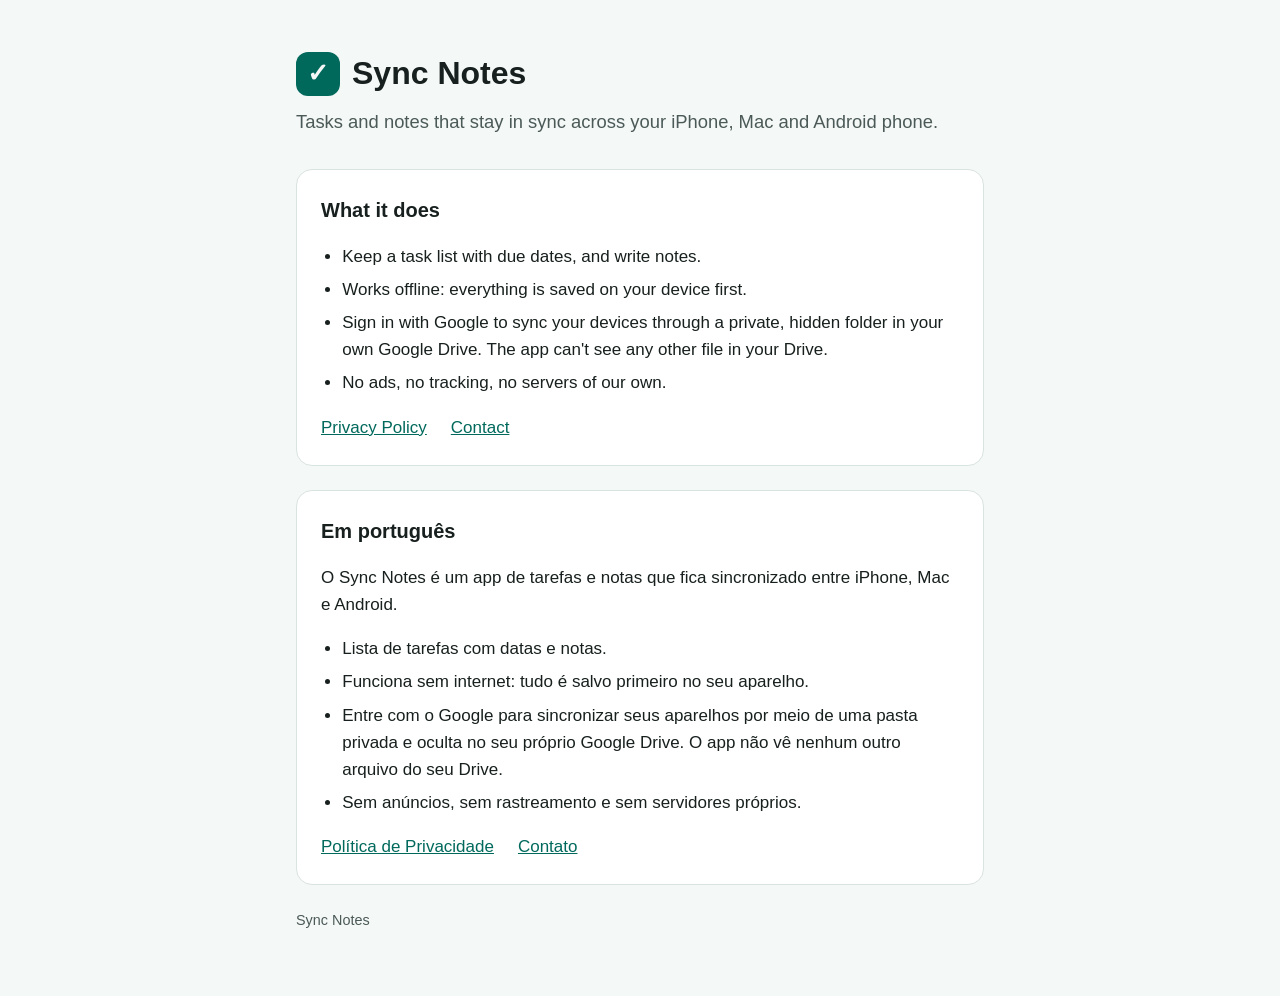
<file: index.html>
<!doctype html>
<html lang="en">
<head>
  <meta charset="utf-8">
  <meta name="viewport" content="width=device-width, initial-scale=1">
  <title>Sync Notes</title>
  <meta name="description" content="Tasks and notes that stay in sync across iPhone, Mac and Android, stored in your own Google Drive.">
  <link rel="stylesheet" href="style.css">
</head>
<body>
  <main>
    <header>
      <p class="app-name"><span class="icon" aria-hidden="true">✓</span>Sync Notes</p>
      <p class="tagline">Tasks and notes that stay in sync across your iPhone, Mac and Android phone.</p>
    </header>

    <section>
      <h2>What it does</h2>
      <ul>
        <li>Keep a task list with due dates, and write notes.</li>
        <li>Works offline: everything is saved on your device first.</li>
        <li>Sign in with Google to sync your devices through a private, hidden folder in your own Google Drive. The app can't see any other file in your Drive.</li>
        <li>No ads, no tracking, no servers of our own.</li>
      </ul>
      <nav class="links">
        <a href="privacy.html">Privacy Policy</a>
        <a href="https://github.com/Zanchet2020/sync-notes/issues">Contact</a>
      </nav>
    </section>

    <section lang="pt-BR">
      <h2>Em português</h2>
      <p>O Sync Notes é um app de tarefas e notas que fica sincronizado entre iPhone, Mac e Android.</p>
      <ul>
        <li>Lista de tarefas com datas e notas.</li>
        <li>Funciona sem internet: tudo é salvo primeiro no seu aparelho.</li>
        <li>Entre com o Google para sincronizar seus aparelhos por meio de uma pasta privada e oculta no seu próprio Google Drive. O app não vê nenhum outro arquivo do seu Drive.</li>
        <li>Sem anúncios, sem rastreamento e sem servidores próprios.</li>
      </ul>
      <nav class="links">
        <a href="privacy.html#pt-br">Política de Privacidade</a>
        <a href="https://github.com/Zanchet2020/sync-notes/issues">Contato</a>
      </nav>
    </section>

    <footer>Sync Notes</footer>
  </main>
</body>
</html>
</file>
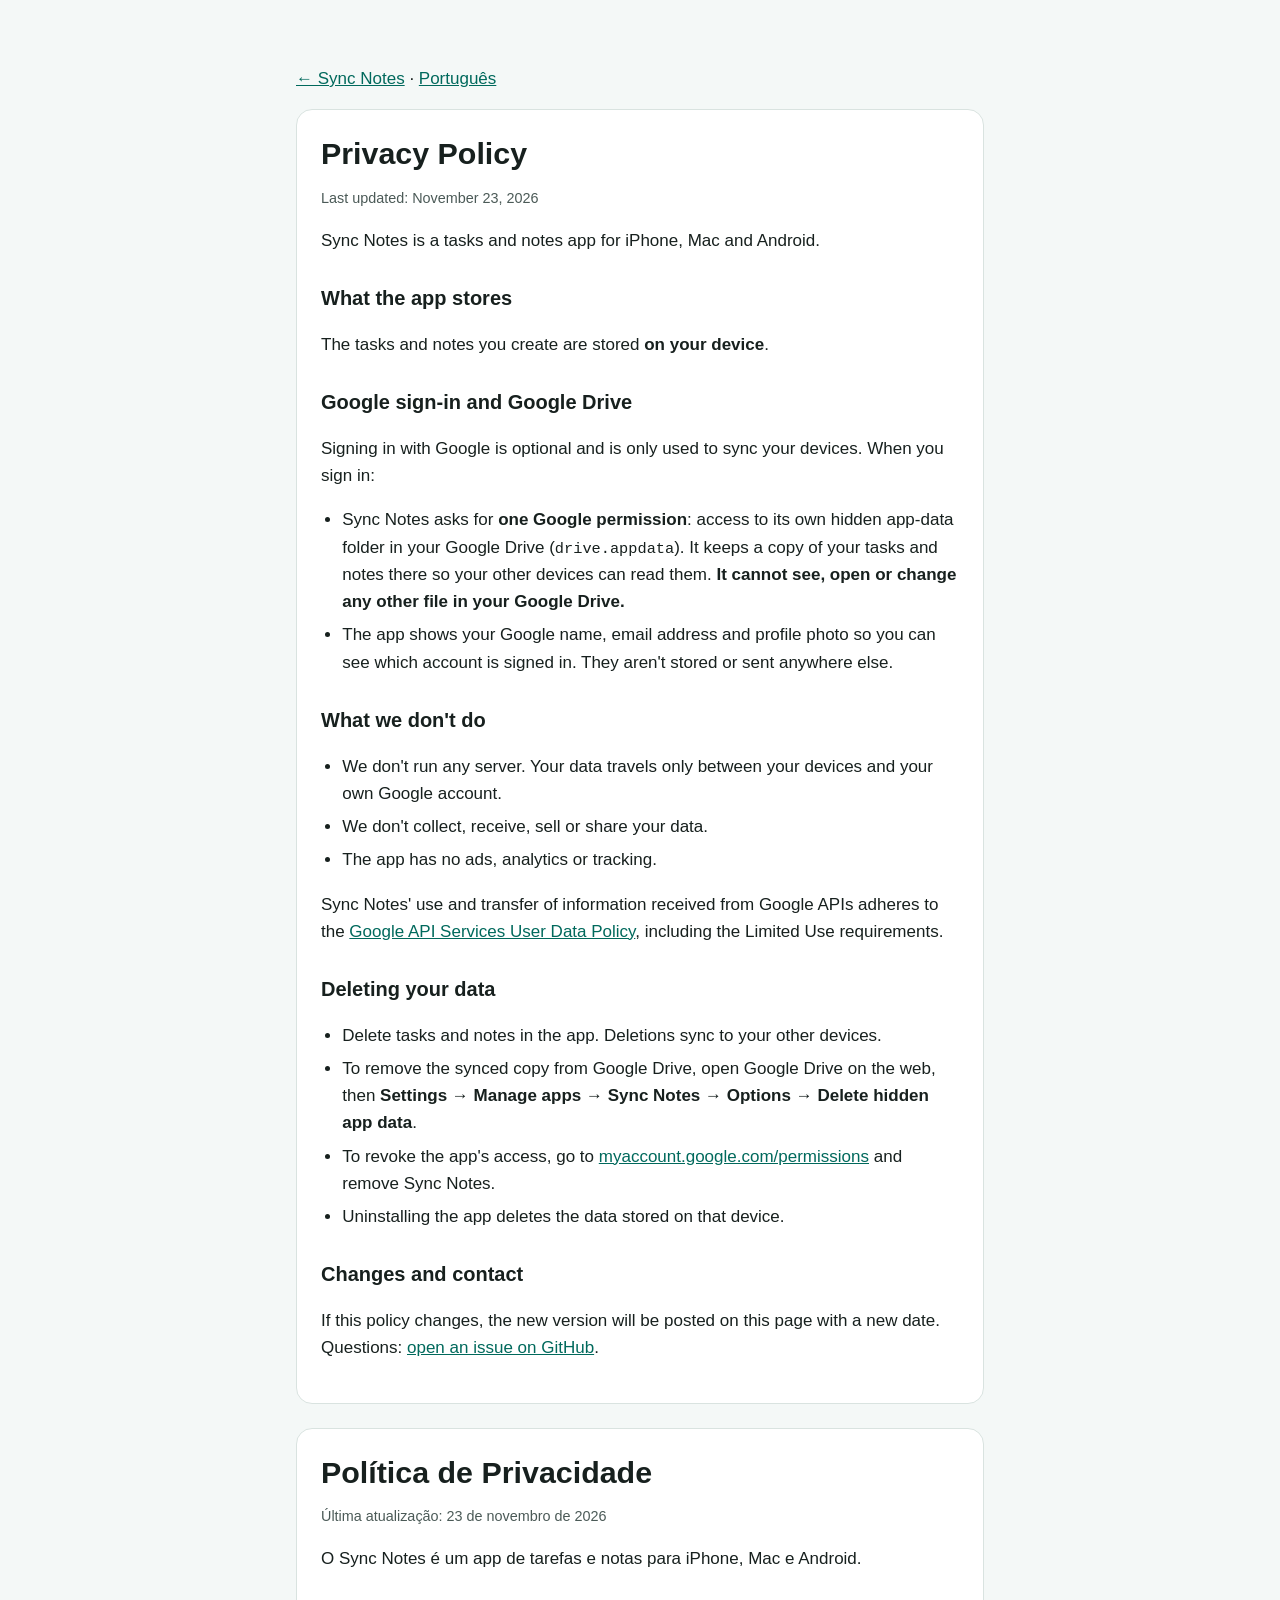
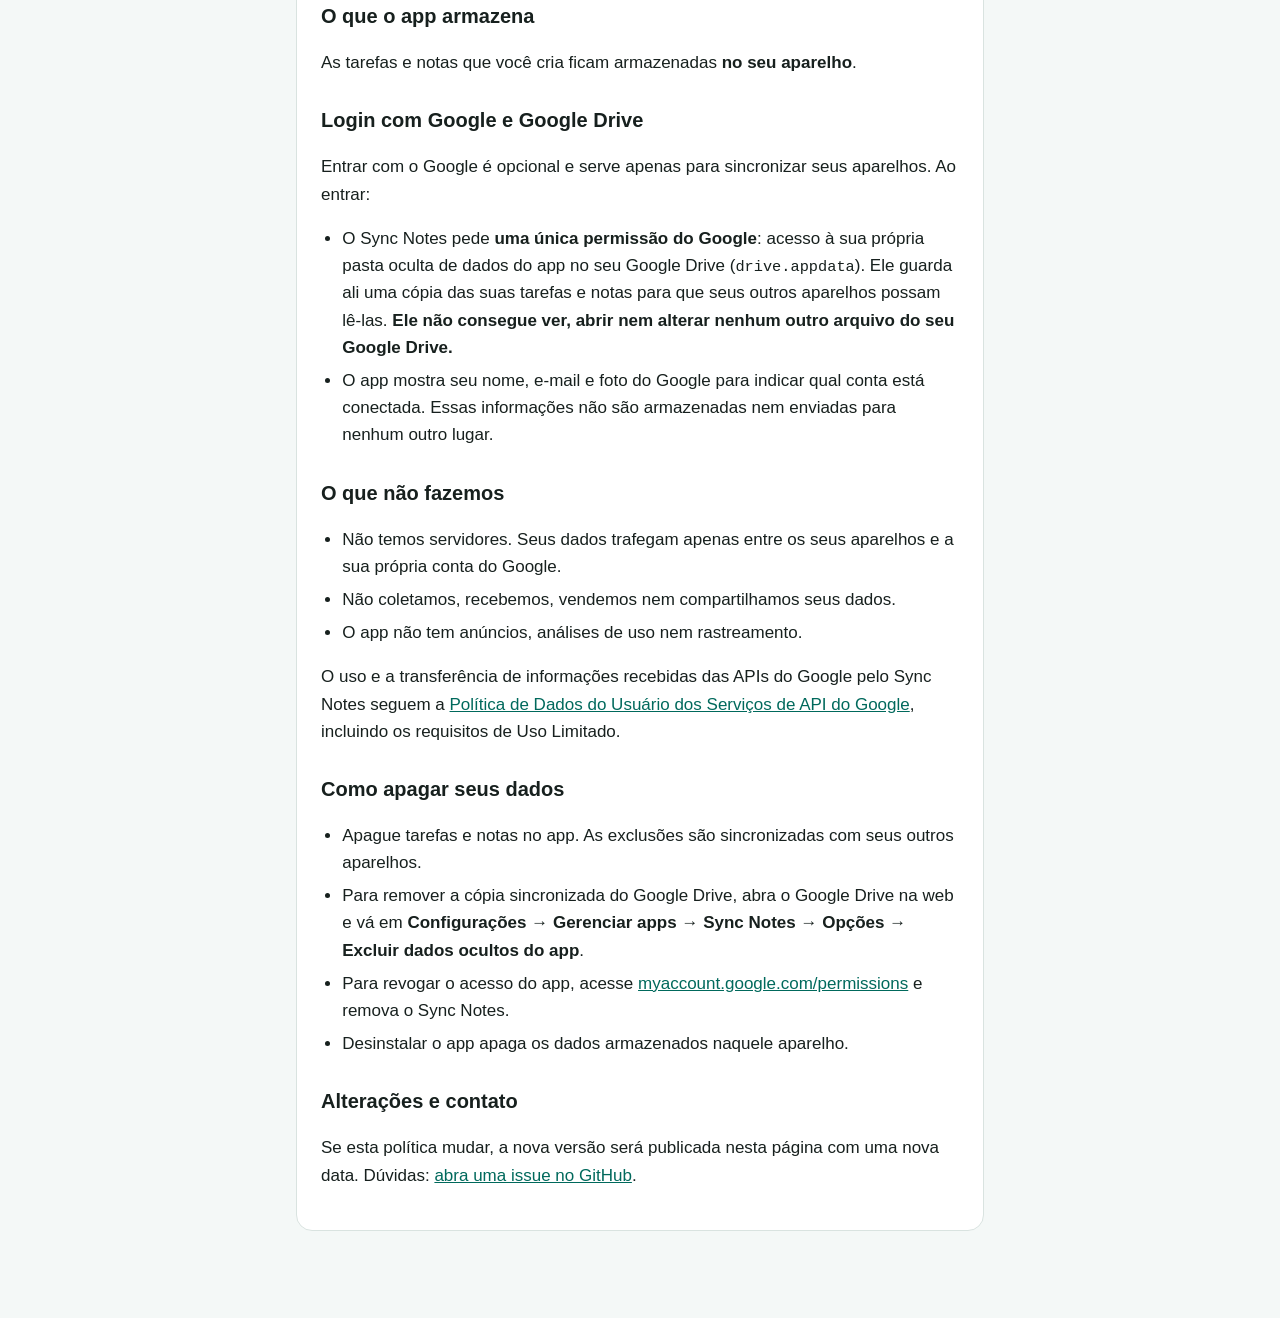
<file: privacy.html>
<!doctype html>
<html lang="en">
<head>
  <meta charset="utf-8">
  <meta name="viewport" content="width=device-width, initial-scale=1">
  <title>Privacy Policy · Sync Notes</title>
  <meta name="description" content="How Sync Notes handles your data: it stays on your devices and in your own Google Drive.">
  <link rel="stylesheet" href="style.css">
</head>
<body>
  <main>
    <p><a href="./">← Sync Notes</a> · <a href="#pt-br">Português</a></p>

    <section>
      <h1>Privacy Policy</h1>
      <p class="updated">Last updated: November 23, 2026</p>

      <p>Sync Notes is a tasks and notes app for iPhone, Mac and Android.</p>

      <h2>What the app stores</h2>
      <p>The tasks and notes you create are stored <strong>on your device</strong>.</p>

      <h2>Google sign-in and Google Drive</h2>
      <p>Signing in with Google is optional and is only used to sync your devices. When you sign in:</p>
      <ul>
        <li>Sync Notes asks for <strong>one Google permission</strong>: access to its own hidden app-data folder in your Google Drive (<code>drive.appdata</code>). It keeps a copy of your tasks and notes there so your other devices can read them. <strong>It cannot see, open or change any other file in your Google Drive.</strong></li>
        <li>The app shows your Google name, email address and profile photo so you can see which account is signed in. They aren't stored or sent anywhere else.</li>
      </ul>

      <h2>What we don't do</h2>
      <ul>
        <li>We don't run any server. Your data travels only between your devices and your own Google account.</li>
        <li>We don't collect, receive, sell or share your data.</li>
        <li>The app has no ads, analytics or tracking.</li>
      </ul>
      <p>Sync Notes' use and transfer of information received from Google APIs adheres to the <a href="https://developers.google.com/terms/api-services-user-data-policy">Google API Services User Data Policy</a>, including the Limited Use requirements.</p>

      <h2>Deleting your data</h2>
      <ul>
        <li>Delete tasks and notes in the app. Deletions sync to your other devices.</li>
        <li>To remove the synced copy from Google Drive, open Google Drive on the web, then <strong>Settings → Manage apps → Sync Notes → Options → Delete hidden app data</strong>.</li>
        <li>To revoke the app's access, go to <a href="https://myaccount.google.com/permissions">myaccount.google.com/permissions</a> and remove Sync Notes.</li>
        <li>Uninstalling the app deletes the data stored on that device.</li>
      </ul>

      <h2>Changes and contact</h2>
      <p>If this policy changes, the new version will be posted on this page with a new date. Questions: <a href="https://github.com/Zanchet2020/sync-notes/issues">open an issue on GitHub</a>.</p>
    </section>

    <section id="pt-br" lang="pt-BR">
      <h1>Política de Privacidade</h1>
      <p class="updated">Última atualização: 23 de novembro de 2026</p>

      <p>O Sync Notes é um app de tarefas e notas para iPhone, Mac e Android.</p>

      <h2>O que o app armazena</h2>
      <p>As tarefas e notas que você cria ficam armazenadas <strong>no seu aparelho</strong>.</p>

      <h2>Login com Google e Google Drive</h2>
      <p>Entrar com o Google é opcional e serve apenas para sincronizar seus aparelhos. Ao entrar:</p>
      <ul>
        <li>O Sync Notes pede <strong>uma única permissão do Google</strong>: acesso à sua própria pasta oculta de dados do app no seu Google Drive (<code>drive.appdata</code>). Ele guarda ali uma cópia das suas tarefas e notas para que seus outros aparelhos possam lê-las. <strong>Ele não consegue ver, abrir nem alterar nenhum outro arquivo do seu Google Drive.</strong></li>
        <li>O app mostra seu nome, e-mail e foto do Google para indicar qual conta está conectada. Essas informações não são armazenadas nem enviadas para nenhum outro lugar.</li>
      </ul>

      <h2>O que não fazemos</h2>
      <ul>
        <li>Não temos servidores. Seus dados trafegam apenas entre os seus aparelhos e a sua própria conta do Google.</li>
        <li>Não coletamos, recebemos, vendemos nem compartilhamos seus dados.</li>
        <li>O app não tem anúncios, análises de uso nem rastreamento.</li>
      </ul>
      <p>O uso e a transferência de informações recebidas das APIs do Google pelo Sync Notes seguem a <a href="https://developers.google.com/terms/api-services-user-data-policy">Política de Dados do Usuário dos Serviços de API do Google</a>, incluindo os requisitos de Uso Limitado.</p>

      <h2>Como apagar seus dados</h2>
      <ul>
        <li>Apague tarefas e notas no app. As exclusões são sincronizadas com seus outros aparelhos.</li>
        <li>Para remover a cópia sincronizada do Google Drive, abra o Google Drive na web e vá em <strong>Configurações → Gerenciar apps → Sync Notes → Opções → Excluir dados ocultos do app</strong>.</li>
        <li>Para revogar o acesso do app, acesse <a href="https://myaccount.google.com/permissions">myaccount.google.com/permissions</a> e remova o Sync Notes.</li>
        <li>Desinstalar o app apaga os dados armazenados naquele aparelho.</li>
      </ul>

      <h2>Alterações e contato</h2>
      <p>Se esta política mudar, a nova versão será publicada nesta página com uma nova data. Dúvidas: <a href="https://github.com/Zanchet2020/sync-notes/issues">abra uma issue no GitHub</a>.</p>
    </section>
  </main>
</body>
</html>
</file>
<file: style.css>
:root {
  color-scheme: light dark;
  --bg: #f4f8f7;
  --card: #ffffff;
  --text: #17201e;
  --muted: #4b5a57;
  --accent: #00695c;
  --border: #d9e3e0;
}

@media (prefers-color-scheme: dark) {
  :root {
    --bg: #0f1514;
    --card: #182120;
    --text: #e3ebe9;
    --muted: #a3b3b0;
    --accent: #6fd6c4;
    --border: #2a3735;
  }
}

* {
  box-sizing: border-box;
}

body {
  margin: 0;
  background: var(--bg);
  color: var(--text);
  font: 17px/1.6 -apple-system, BlinkMacSystemFont, "Segoe UI", Roboto,
    "Helvetica Neue", Arial, sans-serif;
}

main {
  max-width: 720px;
  margin: 0 auto;
  padding: 48px 16px 64px;
}

header .app-name {
  display: flex;
  align-items: center;
  gap: 12px;
  font-size: 2rem;
  font-weight: 700;
  margin: 0 0 8px;
}

.icon {
  width: 44px;
  height: 44px;
  border-radius: 12px;
  background: var(--accent);
  color: var(--bg);
  display: grid;
  place-items: center;
  font-size: 26px;
  flex: none;
}

.tagline {
  color: var(--muted);
  font-size: 1.15rem;
  margin: 0 0 32px;
}

section {
  background: var(--card);
  border: 1px solid var(--border);
  border-radius: 16px;
  padding: 24px;
  margin-bottom: 24px;
}

h1 {
  font-size: 1.9rem;
  line-height: 1.25;
  margin: 0 0 4px;
}

h2 {
  font-size: 1.25rem;
  margin: 28px 0 8px;
}

section > h2:first-child {
  margin-top: 0;
}

ul {
  padding-left: 1.25em;
}

li + li {
  margin-top: 6px;
}

a {
  color: var(--accent);
}

.updated,
footer {
  color: var(--muted);
  font-size: 0.9rem;
}

nav.links {
  display: flex;
  flex-wrap: wrap;
  gap: 12px 24px;
  margin-top: 8px;
}

code {
  font-size: 0.9em;
  overflow-wrap: anywhere;
}
</file>
